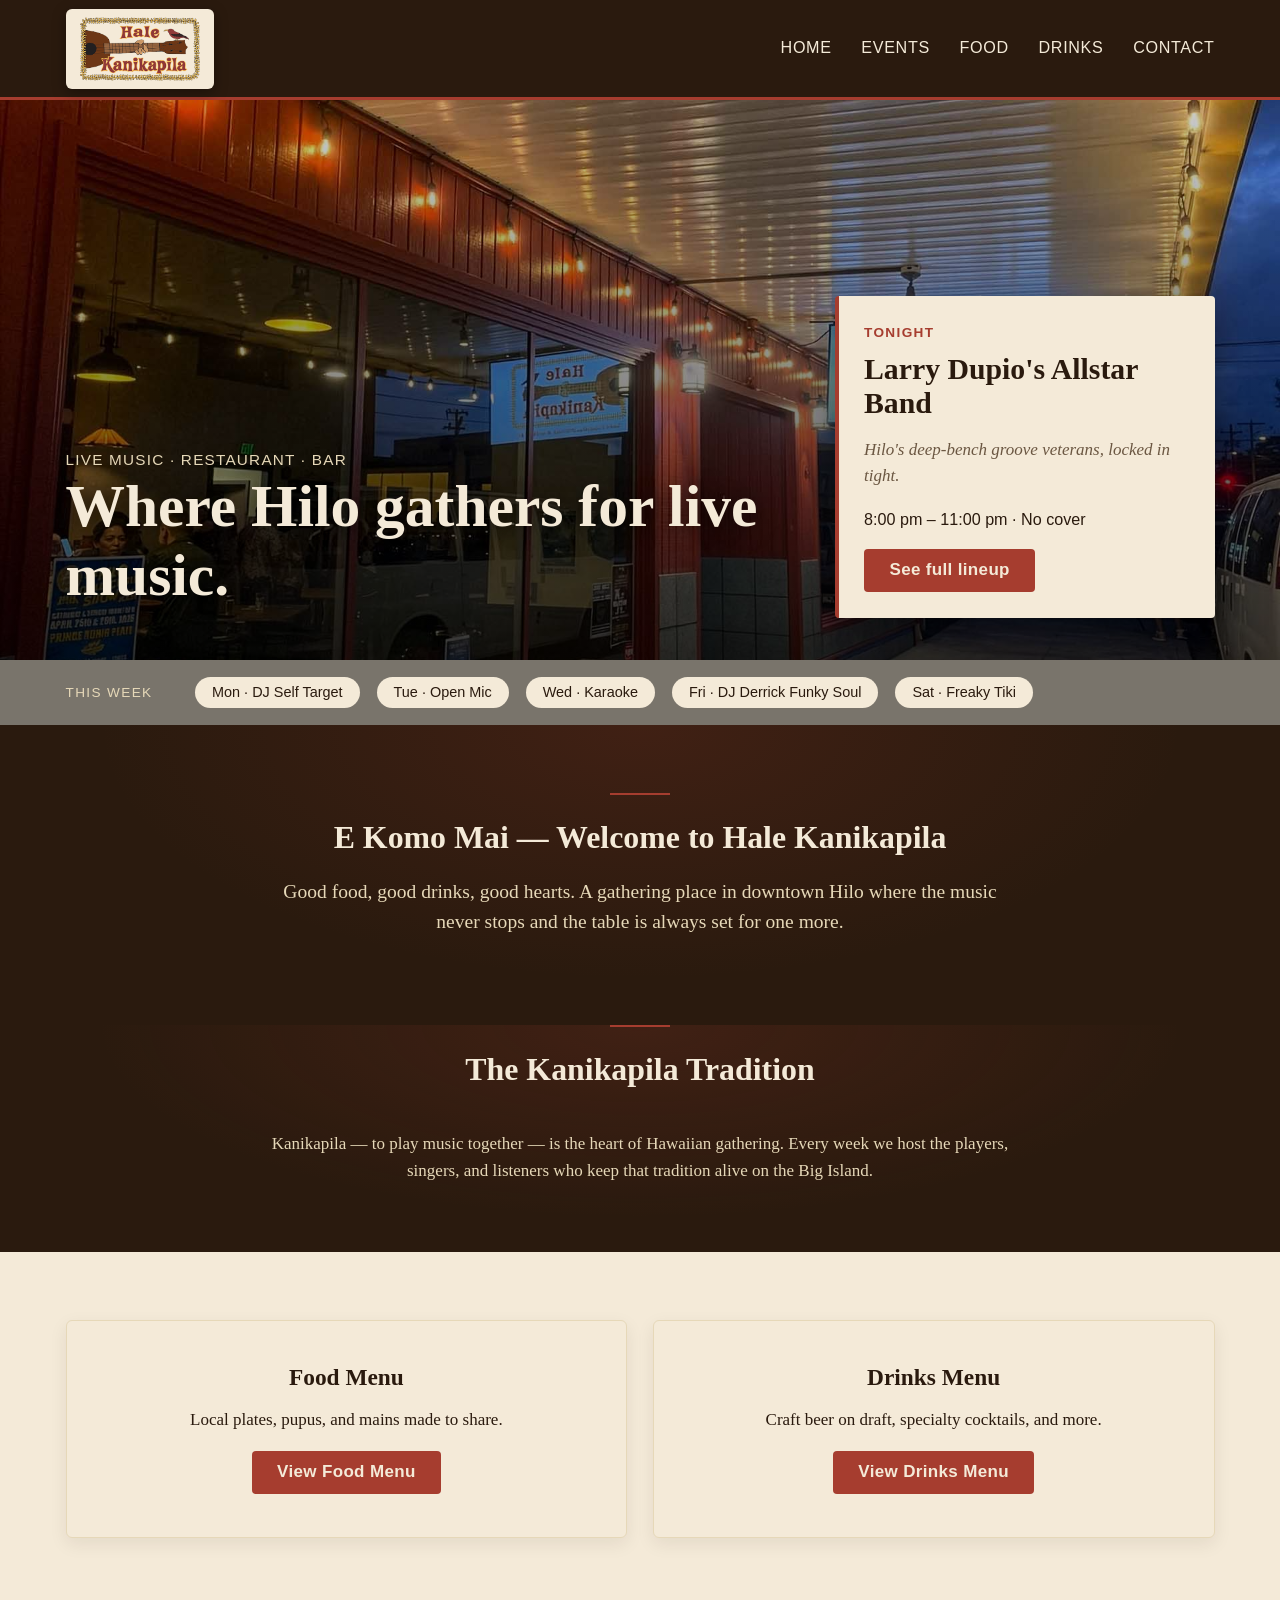
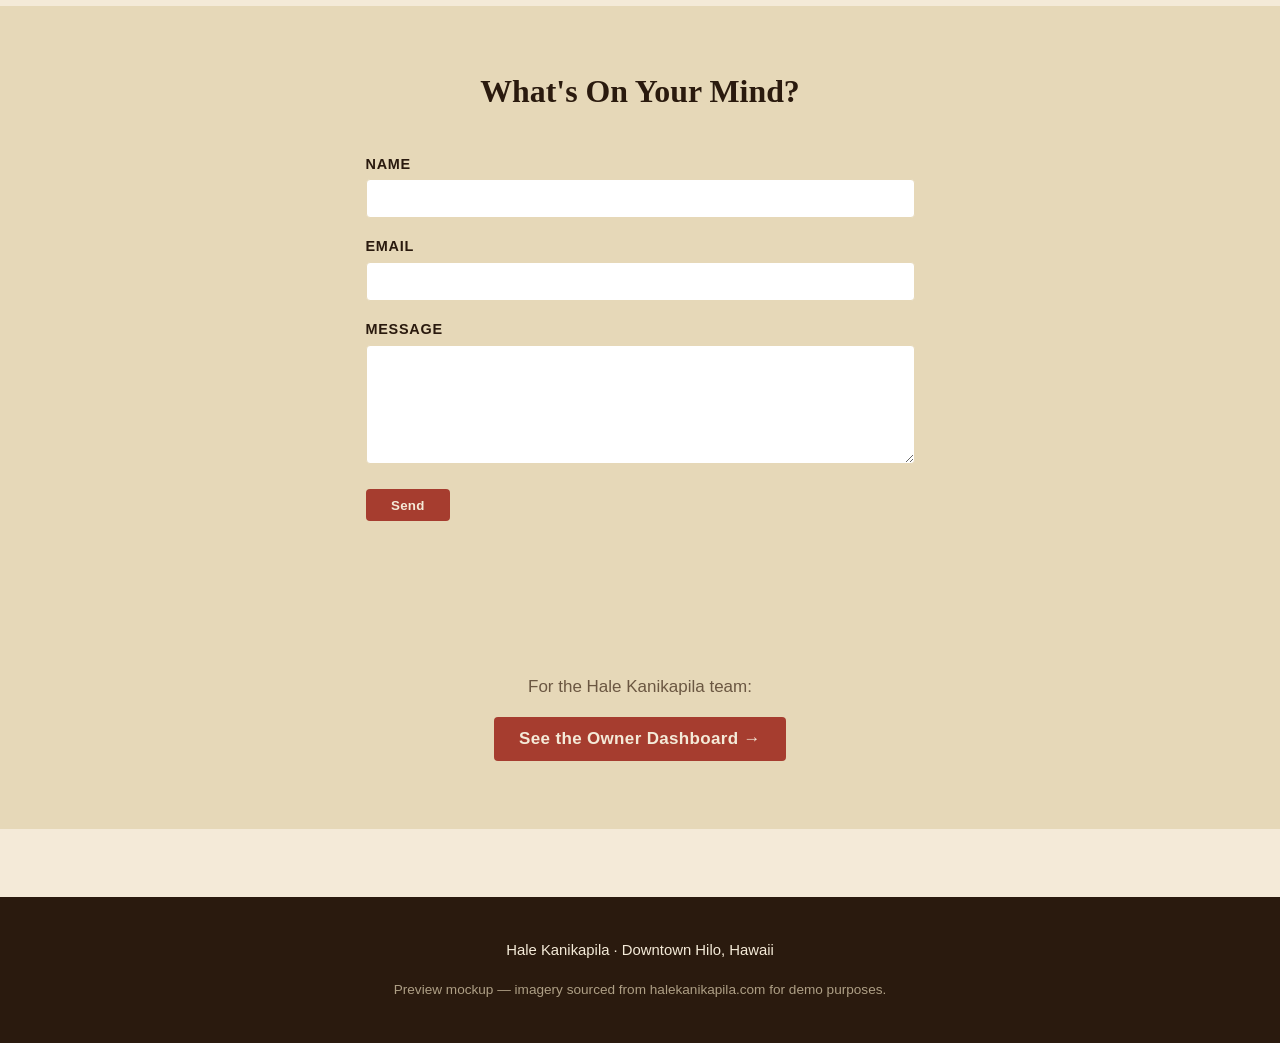
<file: index.html>
<!doctype html>
<html lang="en">
<head>
  <meta charset="utf-8">
  <meta name="viewport" content="width=device-width, initial-scale=1">
  <title>Hale Kanikapila — Live Music in Downtown Hilo</title>
  <link rel="stylesheet" href="css/base.css">
  <link rel="stylesheet" href="css/components.css">
</head>
<body>
  <header class="hk-header">
    <div class="hk-header__inner">
      <a href="index.html" class="hk-header__brand"><img src="assets/img/logo.png" alt="Hale Kanikapila"></a>
      <nav class="hk-nav">
        <a href="index.html">Home</a>
        <a href="events.html">Events</a>
        <a href="#food">Food</a>
        <a href="#drinks">Drinks</a>
        <a href="#contact">Contact</a>
      </nav>
    </div>
  </header>

  <section class="hk-hero" style="background-image:url('assets/img/hero.jpg');">
    <div class="hk-hero__inner">
      <div>
        <div class="hk-hero__tagline">Live Music · Restaurant · Bar</div>
        <h1 class="hk-hero__title">Where Hilo gathers for live music.</h1>
      </div>
      <div class="hk-tonight">
        <div class="hk-tonight__label">Tonight</div>
        <h2 class="hk-tonight__artist">Larry Dupio's Allstar Band</h2>
        <p class="hk-tonight__vibe">Hilo's deep-bench groove veterans, locked in tight.</p>
        <p class="hk-tonight__time">8:00 pm – 11:00 pm · No cover</p>
        <a href="events.html" class="hk-btn">See full lineup</a>
      </div>
    </div>
  </section>

  <div class="hk-thisweek">
    <div class="hk-thisweek__row">
      <span class="hk-thisweek__label">This Week</span>
      <span class="hk-chip">Mon · DJ Self Target</span>
      <span class="hk-chip">Tue · Open Mic</span>
      <span class="hk-chip">Wed · Karaoke</span>
      <span class="hk-chip">Fri · DJ Derrick Funky Soul</span>
      <span class="hk-chip">Sat · Freaky Tiki</span>
    </div>
  </div>

  <section class="hk-section hk-section--mood">
    <div class="hk-container" style="text-align:center;max-width:780px;">
      <div class="hk-divider"></div>
      <h2>E Komo Mai — Welcome to Hale Kanikapila</h2>
      <p style="font-size:1.15rem;">Good food, good drinks, good hearts. A gathering place in downtown Hilo where the music never stops and the table is always set for one more.</p>
    </div>
  </section>

  <section class="hk-section hk-section--mood" style="padding-top:0;">
    <div class="hk-container">
      <div class="hk-divider"></div>
      <h2 class="hk-section__title">The Kanikapila Tradition</h2>
      <p style="max-width:780px;margin:0 auto;text-align:center;">Kanikapila — to play music together — is the heart of Hawaiian gathering. Every week we host the players, singers, and listeners who keep that tradition alive on the Big Island.</p>
    </div>
  </section>

  <section class="hk-section" id="food">
    <div class="hk-container">
      <div class="hk-teasers">
        <div class="hk-teaser">
          <h3>Food Menu</h3>
          <p>Local plates, pupus, and mains made to share.</p>
          <a href="#" class="hk-btn">View Food Menu</a>
        </div>
        <div class="hk-teaser" id="drinks">
          <h3>Drinks Menu</h3>
          <p>Craft beer on draft, specialty cocktails, and more.</p>
          <a href="#" class="hk-btn">View Drinks Menu</a>
        </div>
      </div>
    </div>
  </section>

  <section class="hk-section hk-section--alt" id="contact">
    <div class="hk-container" style="max-width:600px;">
      <h2 class="hk-section__title">What's On Your Mind?</h2>
      <form>
        <div class="hk-field"><label>Name</label><input type="text"></div>
        <div class="hk-field"><label>Email</label><input type="email"></div>
        <div class="hk-field"><label>Message</label><textarea rows="5"></textarea></div>
        <button type="button" class="hk-btn">Send</button>
      </form>
    </div>
  </section>

  <section class="hk-section hk-section--alt" style="text-align:center;">
    <div class="hk-container">
      <p style="font-family:var(--hk-font-ui);color:var(--hk-text-muted);">For the Hale Kanikapila team:</p>
      <a href="owner-console.html" class="hk-btn">See the Owner Dashboard →</a>
    </div>
  </section>

  <footer class="hk-footer">
    <div>Hale Kanikapila · Downtown Hilo, Hawaii</div>
    <span class="hk-footer__disclosure">Preview mockup — imagery sourced from halekanikapila.com for demo purposes.</span>
  </footer>
</body>
</html>
</file>
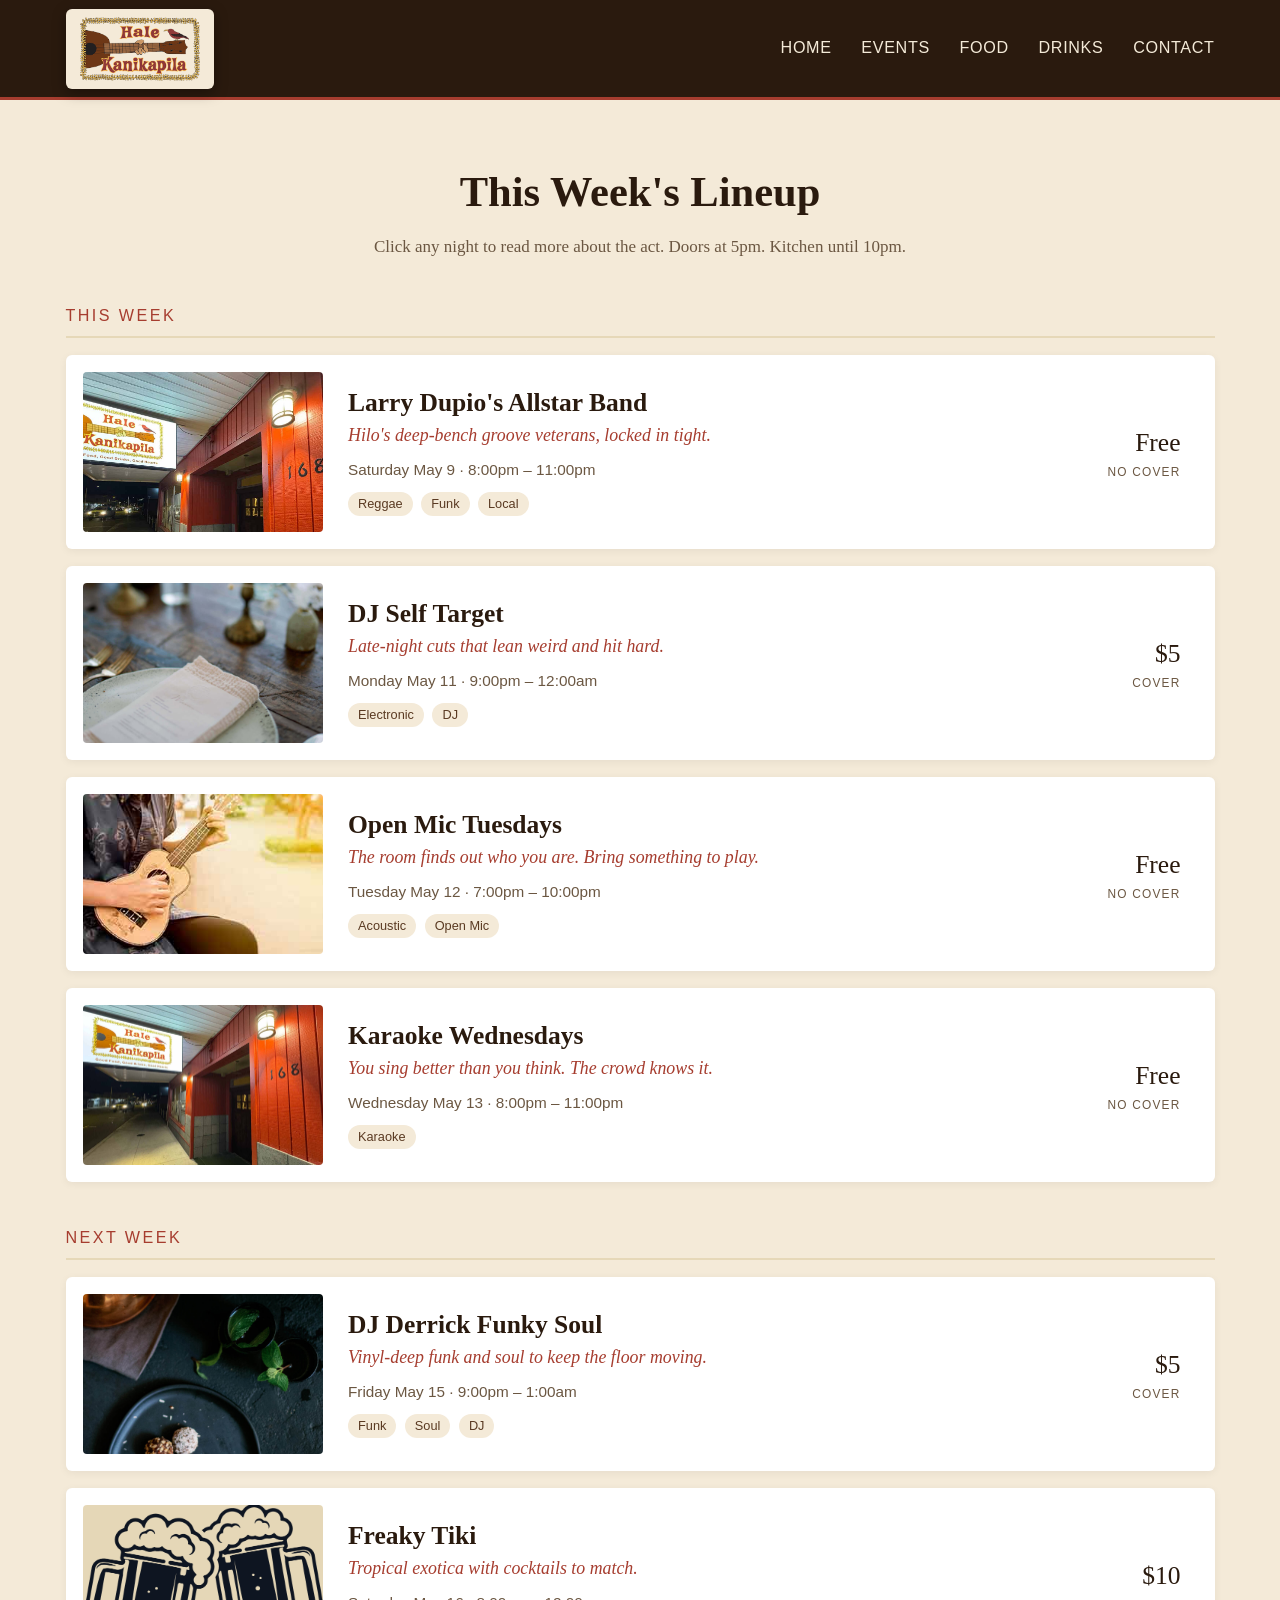
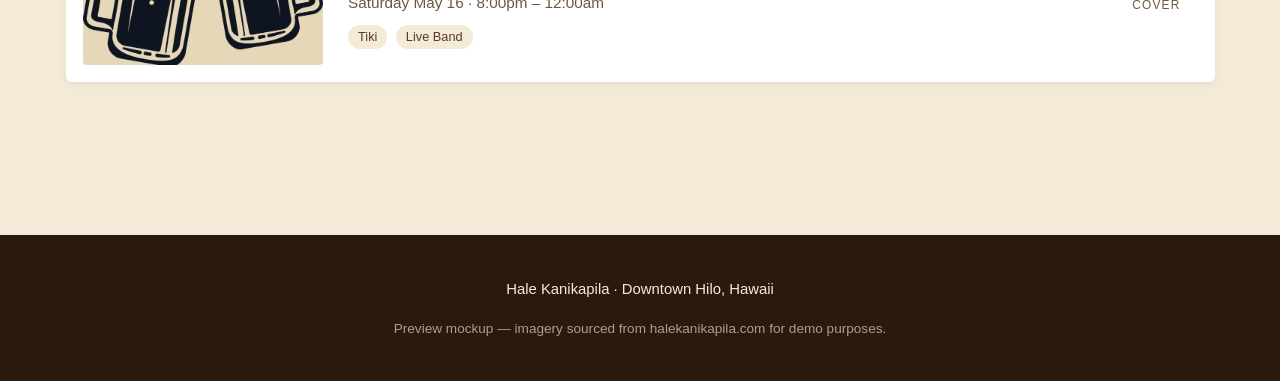
<file: events.html>
<!doctype html>
<html lang="en">
<head>
  <meta charset="utf-8">
  <meta name="viewport" content="width=device-width, initial-scale=1">
  <title>Events — Hale Kanikapila</title>
  <link rel="stylesheet" href="css/base.css">
  <link rel="stylesheet" href="css/components.css">
</head>
<body>
  <header class="hk-header">
    <div class="hk-header__inner">
      <a href="index.html" class="hk-header__brand"><img src="assets/img/logo.png" alt="Hale Kanikapila"></a>
      <nav class="hk-nav">
        <a href="index.html">Home</a>
        <a href="events.html">Events</a>
        <a href="index.html#food">Food</a>
        <a href="index.html#drinks">Drinks</a>
        <a href="index.html#contact">Contact</a>
      </nav>
    </div>
  </header>

  <section class="hk-section">
    <div class="hk-container">
      <h1 style="text-align:center;">This Week's Lineup</h1>
      <p style="text-align:center;color:var(--hk-text-muted);max-width:600px;margin:0 auto var(--hk-s5) auto;">Click any night to read more about the act. Doors at 5pm. Kitchen until 10pm.</p>

      <div class="hk-week-label">This Week</div>

      <div class="hk-event">
        <img class="hk-event__img" src="assets/img/events/larry-dupios.jpg" alt="">
        <div>
          <h3 class="hk-event__title">Larry Dupio's Allstar Band</h3>
          <p class="hk-event__vibe">Hilo's deep-bench groove veterans, locked in tight.</p>
          <div class="hk-event__meta">Saturday May 9 · 8:00pm – 11:00pm</div>
          <div class="hk-event__tags">
            <span class="hk-event__tag">Reggae</span>
            <span class="hk-event__tag">Funk</span>
            <span class="hk-event__tag">Local</span>
          </div>
        </div>
        <div class="hk-event__cover">Free<small>No cover</small></div>
        <div class="hk-event__expanded">Larry has been holding court in Hilo for decades, and his Allstar Band is exactly what it sounds like — the players you hope show up to a gig. Expect a long, easy set that wanders from reggae to funk and back, with the room moving by the second song.</div>
      </div>

      <div class="hk-event">
        <img class="hk-event__img" src="assets/img/events/dj-self-target.jpg" alt="">
        <div>
          <h3 class="hk-event__title">DJ Self Target</h3>
          <p class="hk-event__vibe">Late-night cuts that lean weird and hit hard.</p>
          <div class="hk-event__meta">Monday May 11 · 9:00pm – 12:00am</div>
          <div class="hk-event__tags">
            <span class="hk-event__tag">Electronic</span>
            <span class="hk-event__tag">DJ</span>
          </div>
        </div>
        <div class="hk-event__cover">$5<small>Cover</small></div>
        <div class="hk-event__expanded">Self Target plays the kind of set you stay an extra hour for — leftfield electronic, broken beats, and weirdo edits that shouldn't work but do. If you want a Monday that doesn't feel like a Monday, this is it.</div>
      </div>

      <div class="hk-event">
        <img class="hk-event__img" src="assets/img/events/open-mic-tuesdays.jpg" alt="">
        <div>
          <h3 class="hk-event__title">Open Mic Tuesdays</h3>
          <p class="hk-event__vibe">The room finds out who you are. Bring something to play.</p>
          <div class="hk-event__meta">Tuesday May 12 · 7:00pm – 10:00pm</div>
          <div class="hk-event__tags">
            <span class="hk-event__tag">Acoustic</span>
            <span class="hk-event__tag">Open Mic</span>
          </div>
        </div>
        <div class="hk-event__cover">Free<small>No cover</small></div>
        <div class="hk-event__expanded">Three songs, any genre, any instrument. Sign up at the bar starting at 6:30. The crowd's friendly, the PA's good, and someone always shows up with something you didn't expect.</div>
      </div>

      <div class="hk-event">
        <img class="hk-event__img" src="assets/img/events/karaoke-wednesdays.jpg" alt="">
        <div>
          <h3 class="hk-event__title">Karaoke Wednesdays</h3>
          <p class="hk-event__vibe">You sing better than you think. The crowd knows it.</p>
          <div class="hk-event__meta">Wednesday May 13 · 8:00pm – 11:00pm</div>
          <div class="hk-event__tags">
            <span class="hk-event__tag">Karaoke</span>
          </div>
        </div>
        <div class="hk-event__cover">Free<small>No cover</small></div>
        <div class="hk-event__expanded">Big book, full bar, no judgment. Whether you're working out the courage or working out a setlist, Wednesday's the night. Drink specials all evening.</div>
      </div>

      <div class="hk-week-label">Next Week</div>

      <div class="hk-event">
        <img class="hk-event__img" src="assets/img/events/dj-derrick-funky-soul.jpg" alt="">
        <div>
          <h3 class="hk-event__title">DJ Derrick Funky Soul</h3>
          <p class="hk-event__vibe">Vinyl-deep funk and soul to keep the floor moving.</p>
          <div class="hk-event__meta">Friday May 15 · 9:00pm – 1:00am</div>
          <div class="hk-event__tags">
            <span class="hk-event__tag">Funk</span>
            <span class="hk-event__tag">Soul</span>
            <span class="hk-event__tag">DJ</span>
          </div>
        </div>
        <div class="hk-event__cover">$5<small>Cover</small></div>
        <div class="hk-event__expanded">Derrick's record bag is the stuff of local legend. Expect a crate-deep tour through the heart of funk and soul — original presses, the deeper cuts, and just enough familiar grooves to keep everyone in the room dancing.</div>
      </div>

      <div class="hk-event">
        <img class="hk-event__img" src="assets/img/events/freaky-tiki.jpg" alt="">
        <div>
          <h3 class="hk-event__title">Freaky Tiki</h3>
          <p class="hk-event__vibe">Tropical exotica with cocktails to match.</p>
          <div class="hk-event__meta">Saturday May 16 · 8:00pm – 12:00am</div>
          <div class="hk-event__tags">
            <span class="hk-event__tag">Tiki</span>
            <span class="hk-event__tag">Live Band</span>
          </div>
        </div>
        <div class="hk-event__cover">$10<small>Cover</small></div>
        <div class="hk-event__expanded">Our annual Tiki throwdown — exotica, surf, and Polynesian-flavored grooves performed live, with a special cocktail menu built around the night. Wear the shirt. Bring the lei. Stay late.</div>
      </div>

    </div>
  </section>

  <footer class="hk-footer">
    <div>Hale Kanikapila · Downtown Hilo, Hawaii</div>
    <span class="hk-footer__disclosure">Preview mockup — imagery sourced from halekanikapila.com for demo purposes.</span>
  </footer>

  <script src="js/events.js"></script>
</body>
</html>
</file>
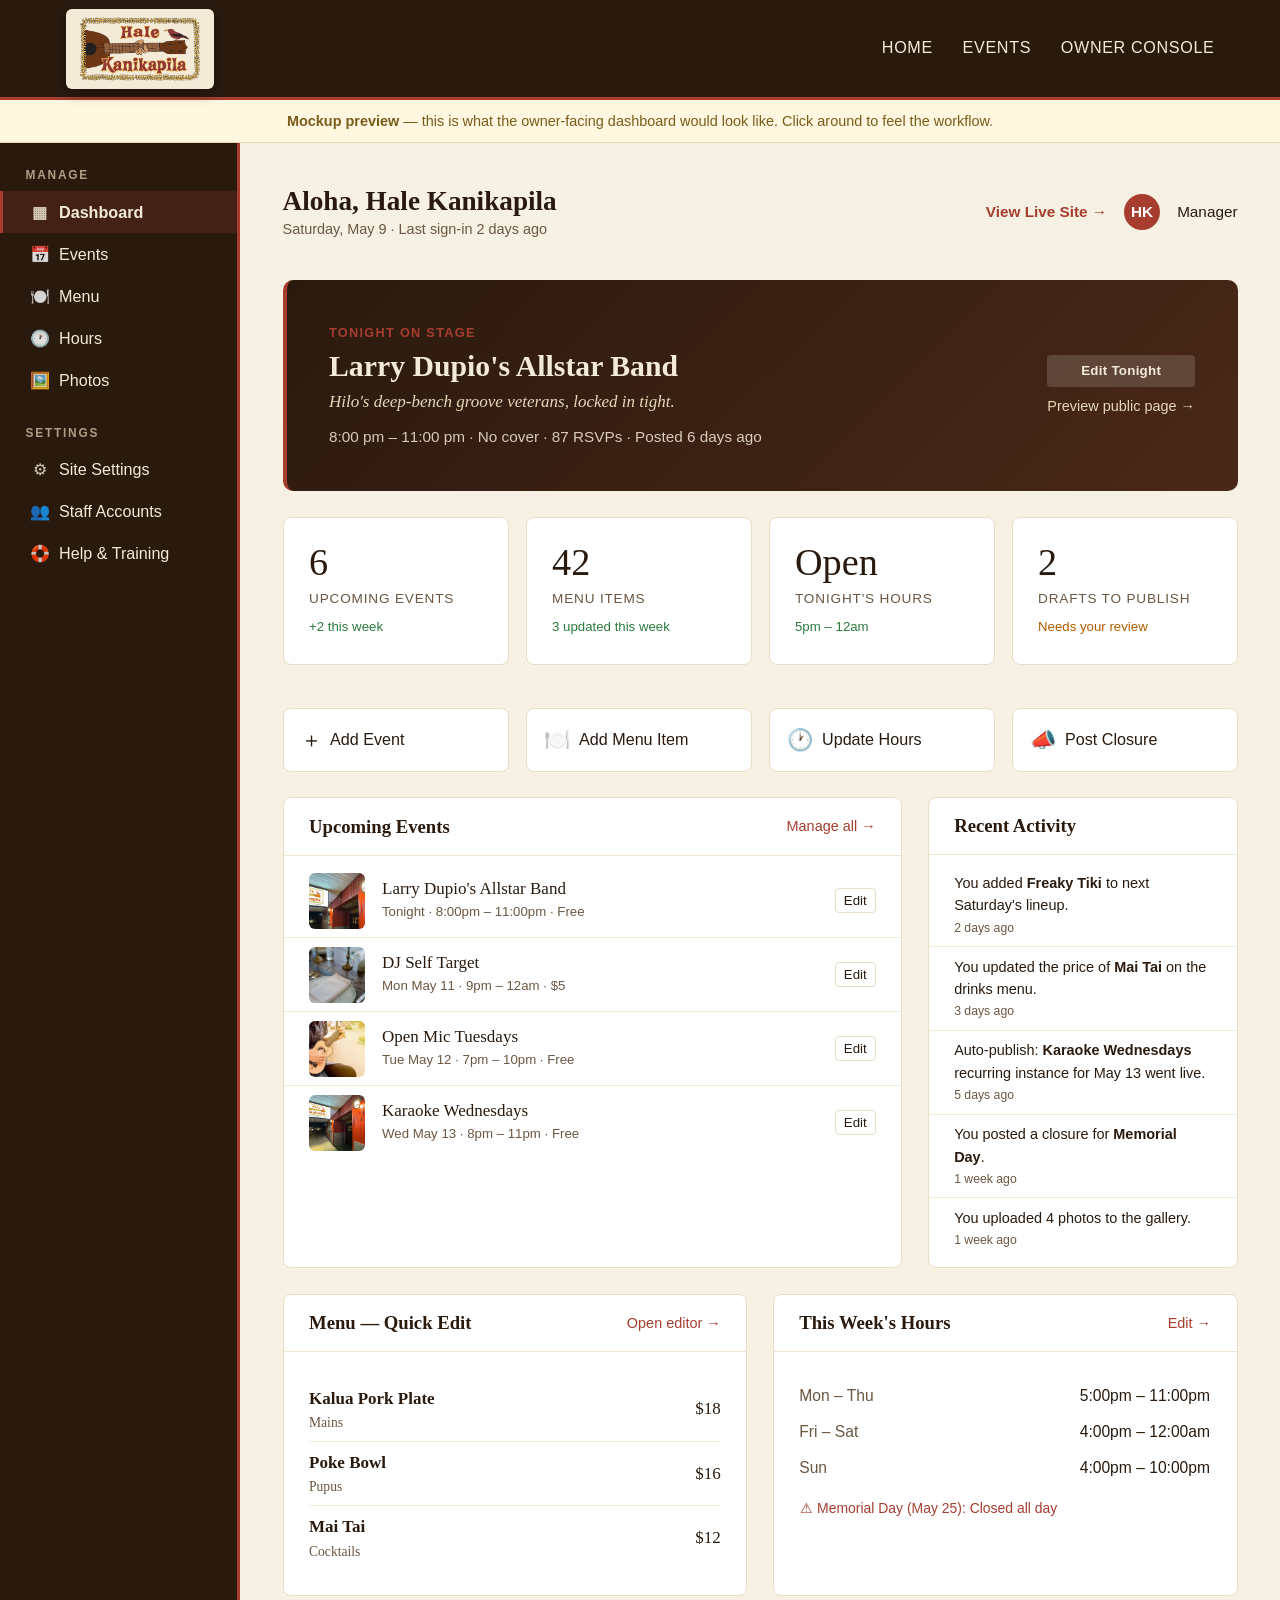
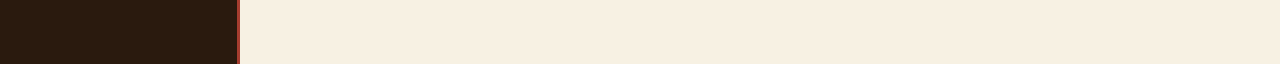
<file: owner-console.html>
<!doctype html>
<html lang="en">
<head>
  <meta charset="utf-8">
  <meta name="viewport" content="width=device-width, initial-scale=1">
  <title>Owner Dashboard — Hale Kanikapila Preview</title>
  <link rel="stylesheet" href="css/base.css">
  <link rel="stylesheet" href="css/components.css">
</head>
<body>
  <header class="hk-header">
    <div class="hk-header__inner">
      <a href="index.html" class="hk-header__brand"><img src="assets/img/logo.png" alt="Hale Kanikapila"></a>
      <nav class="hk-nav">
        <a href="index.html">Home</a>
        <a href="events.html">Events</a>
        <a href="owner-console.html">Owner Console</a>
      </nav>
    </div>
  </header>

  <div style="background:#fff7e0;border-bottom:1px solid #e6d8b0;padding:10px var(--hk-s4);text-align:center;font-family:var(--hk-font-ui);font-size:.85rem;color:#7a5c1a;">
    <strong>Mockup preview</strong> — this is what the owner-facing dashboard would look like. Click around to feel the workflow.
  </div>

  <div class="hk-dash">
    <aside class="hk-dash__side">
      <h4>Manage</h4>
      <ul class="hk-dash__nav">
        <li><a href="owner-console.html" class="is-active"><span class="hk-dash__icon">▦</span> Dashboard</a></li>
        <li><a href="owner-events.html"><span class="hk-dash__icon">📅</span> Events</a></li>
        <li><a href="#" onclick="alert('Mockup — Menu editor would open here.');return false;"><span class="hk-dash__icon">🍽️</span> Menu</a></li>
        <li><a href="#" onclick="alert('Mockup — Hours editor would open here.');return false;"><span class="hk-dash__icon">🕐</span> Hours</a></li>
        <li><a href="#" onclick="alert('Mockup — Photo gallery would open here.');return false;"><span class="hk-dash__icon">🖼️</span> Photos</a></li>
      </ul>
      <h4>Settings</h4>
      <ul class="hk-dash__nav">
        <li><a href="#" onclick="alert('Mockup');return false;"><span class="hk-dash__icon">⚙</span> Site Settings</a></li>
        <li><a href="#" onclick="alert('Mockup');return false;"><span class="hk-dash__icon">👥</span> Staff Accounts</a></li>
        <li><a href="#" onclick="alert('Mockup');return false;"><span class="hk-dash__icon">🛟</span> Help &amp; Training</a></li>
      </ul>
    </aside>

    <main class="hk-dash__main">

      <div class="hk-dash__topbar">
        <div>
          <h1 class="hk-dash__welcome">Aloha, Hale Kanikapila <small>Saturday, May 9 · Last sign-in 2 days ago</small></h1>
        </div>
        <div class="hk-dash__user">
          <a href="index.html" target="_blank" style="color:var(--hk-accent);text-decoration:none;font-weight:600;">View Live Site →</a>
          <span class="hk-dash__avatar">HK</span>
          <span>Manager</span>
        </div>
      </div>

      <div class="hk-dash__tonight">
        <div>
          <div class="label">Tonight on stage</div>
          <h2>Larry Dupio's Allstar Band</h2>
          <p class="vibe">Hilo's deep-bench groove veterans, locked in tight.</p>
          <div class="meta">8:00 pm – 11:00 pm · No cover · 87 RSVPs · Posted 6 days ago</div>
        </div>
        <div class="actions">
          <button class="hk-btn" onclick="openModal('add-event-modal')" style="background:rgba(255,255,255,0.15);">Edit Tonight</button>
          <a href="events.html" target="_blank" style="color:var(--hk-cream-dark);font-family:var(--hk-font-ui);font-size:.85rem;text-align:center;">Preview public page →</a>
        </div>
      </div>

      <div class="hk-stats">
        <div class="hk-stat">
          <div class="num">6</div>
          <div class="lbl">Upcoming Events</div>
          <span class="delta">+2 this week</span>
        </div>
        <div class="hk-stat">
          <div class="num">42</div>
          <div class="lbl">Menu Items</div>
          <span class="delta">3 updated this week</span>
        </div>
        <div class="hk-stat">
          <div class="num">Open</div>
          <div class="lbl">Tonight's Hours</div>
          <span class="delta">5pm – 12am</span>
        </div>
        <div class="hk-stat">
          <div class="num">2</div>
          <div class="lbl">Drafts to Publish</div>
          <span class="delta warn">Needs your review</span>
        </div>
      </div>

      <div class="hk-quick">
        <button onclick="openModal('add-event-modal')"><span class="ico">＋</span> Add Event</button>
        <button onclick="alert('Mockup — Add menu item form would open.')"><span class="ico">🍽️</span> Add Menu Item</button>
        <button onclick="alert('Mockup — Hours editor would open.')"><span class="ico">🕐</span> Update Hours</button>
        <button onclick="alert('Mockup — Closure announcement would open.')"><span class="ico">📣</span> Post Closure</button>
      </div>

      <div class="hk-panels">

        <section class="hk-panel">
          <header class="hk-panel__head">
            <h3>Upcoming Events</h3>
            <a href="owner-events.html">Manage all →</a>
          </header>
          <div class="hk-panel__body">
            <div class="hk-mini-event">
              <img src="assets/img/events/larry-dupios.jpg" alt="">
              <div>
                <p class="name">Larry Dupio's Allstar Band</p>
                <div class="when">Tonight · 8:00pm – 11:00pm · Free</div>
              </div>
              <div class="acts">
                <button class="iconbtn" onclick="openModal('add-event-modal')">Edit</button>
              </div>
            </div>
            <div class="hk-mini-event">
              <img src="assets/img/events/dj-self-target.jpg" alt="">
              <div>
                <p class="name">DJ Self Target</p>
                <div class="when">Mon May 11 · 9pm – 12am · $5</div>
              </div>
              <div class="acts">
                <button class="iconbtn" onclick="openModal('add-event-modal')">Edit</button>
              </div>
            </div>
            <div class="hk-mini-event">
              <img src="assets/img/events/open-mic-tuesdays.jpg" alt="">
              <div>
                <p class="name">Open Mic Tuesdays</p>
                <div class="when">Tue May 12 · 7pm – 10pm · Free</div>
              </div>
              <div class="acts">
                <button class="iconbtn" onclick="openModal('add-event-modal')">Edit</button>
              </div>
            </div>
            <div class="hk-mini-event">
              <img src="assets/img/events/karaoke-wednesdays.jpg" alt="">
              <div>
                <p class="name">Karaoke Wednesdays</p>
                <div class="when">Wed May 13 · 8pm – 11pm · Free</div>
              </div>
              <div class="acts">
                <button class="iconbtn" onclick="openModal('add-event-modal')">Edit</button>
              </div>
            </div>
          </div>
        </section>

        <section class="hk-panel">
          <header class="hk-panel__head">
            <h3>Recent Activity</h3>
          </header>
          <div class="hk-panel__body">
            <ul class="hk-activity">
              <li>You added <strong>Freaky Tiki</strong> to next Saturday's lineup. <span class="time">2 days ago</span></li>
              <li>You updated the price of <strong>Mai Tai</strong> on the drinks menu. <span class="time">3 days ago</span></li>
              <li>Auto-publish: <strong>Karaoke Wednesdays</strong> recurring instance for May 13 went live. <span class="time">5 days ago</span></li>
              <li>You posted a closure for <strong>Memorial Day</strong>. <span class="time">1 week ago</span></li>
              <li>You uploaded 4 photos to the gallery. <span class="time">1 week ago</span></li>
            </ul>
          </div>
        </section>

      </div>

      <div class="hk-panels" style="grid-template-columns:1fr 1fr;">
        <section class="hk-panel">
          <header class="hk-panel__head">
            <h3>Menu — Quick Edit</h3>
            <a href="#" onclick="alert('Mockup — full menu editor.');return false;">Open editor →</a>
          </header>
          <div class="hk-panel__body" style="padding:var(--hk-s4);">
            <div style="display:flex;justify-content:space-between;align-items:center;padding:8px 0;border-bottom:1px solid #f5ebd5;">
              <div><strong>Kalua Pork Plate</strong><div style="font-size:.8rem;color:var(--hk-text-muted);">Mains</div></div>
              <div style="font-family:var(--hk-font-display);">$18</div>
            </div>
            <div style="display:flex;justify-content:space-between;align-items:center;padding:8px 0;border-bottom:1px solid #f5ebd5;">
              <div><strong>Poke Bowl</strong><div style="font-size:.8rem;color:var(--hk-text-muted);">Pupus</div></div>
              <div style="font-family:var(--hk-font-display);">$16</div>
            </div>
            <div style="display:flex;justify-content:space-between;align-items:center;padding:8px 0;">
              <div><strong>Mai Tai</strong><div style="font-size:.8rem;color:var(--hk-text-muted);">Cocktails</div></div>
              <div style="font-family:var(--hk-font-display);">$12</div>
            </div>
          </div>
        </section>

        <section class="hk-panel">
          <header class="hk-panel__head">
            <h3>This Week's Hours</h3>
            <a href="#" onclick="alert('Mockup — hours editor.');return false;">Edit →</a>
          </header>
          <div class="hk-panel__body" style="padding:var(--hk-s4);">
            <table style="width:100%;border-collapse:collapse;font-family:var(--hk-font-ui);font-size:.92rem;">
              <tr><td style="padding:6px 0;color:var(--hk-text-muted);">Mon – Thu</td><td style="text-align:right;">5:00pm – 11:00pm</td></tr>
              <tr><td style="padding:6px 0;color:var(--hk-text-muted);">Fri – Sat</td><td style="text-align:right;">4:00pm – 12:00am</td></tr>
              <tr><td style="padding:6px 0;color:var(--hk-text-muted);">Sun</td><td style="text-align:right;">4:00pm – 10:00pm</td></tr>
              <tr><td colspan="2" style="padding-top:12px;color:var(--hk-accent);font-size:.82rem;">⚠ Memorial Day (May 25): Closed all day</td></tr>
            </table>
          </div>
        </section>
      </div>

    </main>
  </div>

  <!-- Add Event modal (reused) -->
  <div class="hk-modal" id="add-event-modal">
    <div class="hk-modal__panel">
      <h2>Add / Edit Event</h2>
      <div class="hk-field">
        <label>Artist Name</label>
        <input type="text" placeholder="e.g. Larry Dupio's Allstar Band" value="Larry Dupio's Allstar Band">
      </div>
      <div class="hk-field">
        <label>Vibe (one short phrase)</label>
        <input type="text" placeholder="e.g. Hilo's deep-bench groove veterans, locked in tight." value="Hilo's deep-bench groove veterans, locked in tight.">
        <div class="hk-field__hint">This is what makes someone want to come — keep it short and specific.</div>
      </div>
      <div class="hk-field">
        <label>Genre Tags</label>
        <input type="text" placeholder="Reggae, Funk, Local" value="Reggae, Funk, Local">
        <div class="hk-field__hint">Comma-separated. 1–3 tags.</div>
      </div>
      <div class="hk-field">
        <label>Photo or Gig Poster</label>
        <input type="file">
      </div>
      <div class="hk-field" style="display:grid;grid-template-columns:1fr 1fr;gap:var(--hk-s3);">
        <div><label>Date</label><input type="date" value="2026-05-09"></div>
        <div><label>Time</label><input type="text" value="8:00pm – 11:00pm"></div>
      </div>
      <div class="hk-field">
        <label>Cover Charge</label>
        <input type="text" placeholder="Free, or $5, or $10" value="Free">
      </div>
      <div class="hk-field">
        <label>Full Description</label>
        <textarea rows="3" placeholder="2–3 sentences for the expanded view">Larry has been holding court in Hilo for decades, and his Allstar Band is exactly what it sounds like — the players you hope show up to a gig.</textarea>
      </div>
      <div style="display:flex;gap:var(--hk-s2);justify-content:flex-end;">
        <button type="button" class="hk-btn" style="background:transparent;color:var(--hk-text-muted);border:1px solid #e8dec6;" onclick="closeModal('add-event-modal')">Cancel</button>
        <button type="button" class="hk-btn" onclick="closeModal('add-event-modal')">Save Event</button>
      </div>
    </div>
  </div>

  <script src="js/console.js"></script>
</body>
</html>
</file>
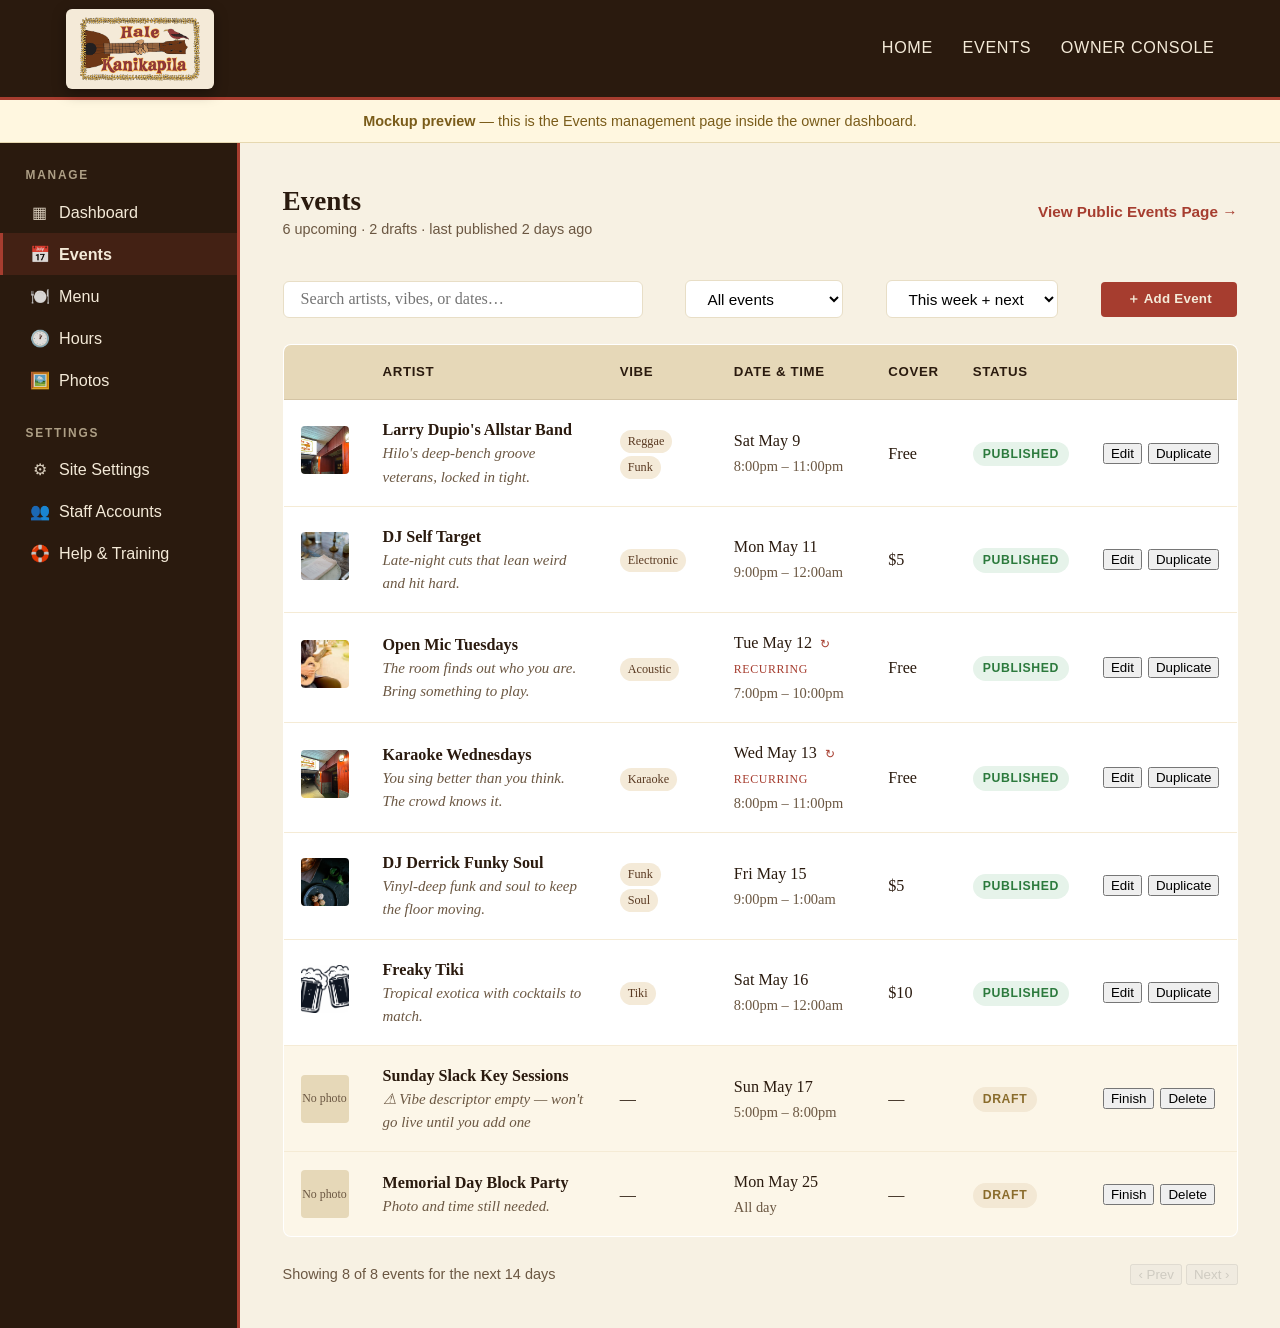
<file: owner-events.html>
<!doctype html>
<html lang="en">
<head>
  <meta charset="utf-8">
  <meta name="viewport" content="width=device-width, initial-scale=1">
  <title>Events — Owner Dashboard — Hale Kanikapila Preview</title>
  <link rel="stylesheet" href="css/base.css">
  <link rel="stylesheet" href="css/components.css">
</head>
<body>
  <header class="hk-header">
    <div class="hk-header__inner">
      <a href="index.html" class="hk-header__brand"><img src="assets/img/logo.png" alt="Hale Kanikapila"></a>
      <nav class="hk-nav">
        <a href="index.html">Home</a>
        <a href="events.html">Events</a>
        <a href="owner-console.html">Owner Console</a>
      </nav>
    </div>
  </header>

  <div style="background:#fff7e0;border-bottom:1px solid #e6d8b0;padding:10px var(--hk-s4);text-align:center;font-family:var(--hk-font-ui);font-size:.85rem;color:#7a5c1a;">
    <strong>Mockup preview</strong> — this is the Events management page inside the owner dashboard.
  </div>

  <div class="hk-dash">
    <aside class="hk-dash__side">
      <h4>Manage</h4>
      <ul class="hk-dash__nav">
        <li><a href="owner-console.html"><span class="hk-dash__icon">▦</span> Dashboard</a></li>
        <li><a href="owner-events.html" class="is-active"><span class="hk-dash__icon">📅</span> Events</a></li>
        <li><a href="#" onclick="alert('Mockup');return false;"><span class="hk-dash__icon">🍽️</span> Menu</a></li>
        <li><a href="#" onclick="alert('Mockup');return false;"><span class="hk-dash__icon">🕐</span> Hours</a></li>
        <li><a href="#" onclick="alert('Mockup');return false;"><span class="hk-dash__icon">🖼️</span> Photos</a></li>
      </ul>
      <h4>Settings</h4>
      <ul class="hk-dash__nav">
        <li><a href="#" onclick="alert('Mockup');return false;"><span class="hk-dash__icon">⚙</span> Site Settings</a></li>
        <li><a href="#" onclick="alert('Mockup');return false;"><span class="hk-dash__icon">👥</span> Staff Accounts</a></li>
        <li><a href="#" onclick="alert('Mockup');return false;"><span class="hk-dash__icon">🛟</span> Help &amp; Training</a></li>
      </ul>
    </aside>

    <main class="hk-dash__main">

      <div class="hk-dash__topbar">
        <div>
          <h1 class="hk-dash__welcome">Events <small>6 upcoming · 2 drafts · last published 2 days ago</small></h1>
        </div>
        <div class="hk-dash__user">
          <a href="events.html" target="_blank" style="color:var(--hk-accent);text-decoration:none;font-weight:600;">View Public Events Page →</a>
        </div>
      </div>

      <div class="hk-toolbar">
        <input type="search" placeholder="Search artists, vibes, or dates…">
        <select>
          <option>All events</option>
          <option>Upcoming only</option>
          <option>Drafts</option>
          <option>Past events</option>
        </select>
        <select>
          <option>This week + next</option>
          <option>This month</option>
          <option>Next 90 days</option>
        </select>
        <button class="hk-btn" onclick="openModal('add-event-modal')">＋ Add Event</button>
      </div>

      <table class="hk-table">
        <thead>
          <tr>
            <th></th>
            <th>Artist</th>
            <th>Vibe</th>
            <th>Date &amp; Time</th>
            <th>Cover</th>
            <th>Status</th>
            <th></th>
          </tr>
        </thead>
        <tbody>
          <tr>
            <td><img class="thumb" src="assets/img/events/larry-dupios.jpg" alt=""></td>
            <td><strong>Larry Dupio's Allstar Band</strong><div class="vibe">Hilo's deep-bench groove veterans, locked in tight.</div></td>
            <td><span style="display:inline-block;background:var(--hk-cream);color:var(--hk-brown);padding:2px 8px;border-radius:999px;font-size:.72rem;margin-right:4px;">Reggae</span><span style="display:inline-block;background:var(--hk-cream);color:var(--hk-brown);padding:2px 8px;border-radius:999px;font-size:.72rem;">Funk</span></td>
            <td>Sat May 9<br><span style="color:var(--hk-text-muted);font-size:.85rem;">8:00pm – 11:00pm</span></td>
            <td>Free</td>
            <td><span class="badge badge--published">Published</span></td>
            <td><div class="row-acts"><button class="iconbtn" onclick="openModal('add-event-modal')">Edit</button><button class="iconbtn">Duplicate</button></div></td>
          </tr>
          <tr>
            <td><img class="thumb" src="assets/img/events/dj-self-target.jpg" alt=""></td>
            <td><strong>DJ Self Target</strong><div class="vibe">Late-night cuts that lean weird and hit hard.</div></td>
            <td><span style="display:inline-block;background:var(--hk-cream);color:var(--hk-brown);padding:2px 8px;border-radius:999px;font-size:.72rem;">Electronic</span></td>
            <td>Mon May 11<br><span style="color:var(--hk-text-muted);font-size:.85rem;">9:00pm – 12:00am</span></td>
            <td>$5</td>
            <td><span class="badge badge--published">Published</span></td>
            <td><div class="row-acts"><button class="iconbtn" onclick="openModal('add-event-modal')">Edit</button><button class="iconbtn">Duplicate</button></div></td>
          </tr>
          <tr>
            <td><img class="thumb" src="assets/img/events/open-mic-tuesdays.jpg" alt=""></td>
            <td><strong>Open Mic Tuesdays</strong><div class="vibe">The room finds out who you are. Bring something to play.</div></td>
            <td><span style="display:inline-block;background:var(--hk-cream);color:var(--hk-brown);padding:2px 8px;border-radius:999px;font-size:.72rem;">Acoustic</span></td>
            <td>Tue May 12 <span style="color:var(--hk-accent);font-size:.7rem;text-transform:uppercase;letter-spacing:.05em;margin-left:4px;">↻ recurring</span><br><span style="color:var(--hk-text-muted);font-size:.85rem;">7:00pm – 10:00pm</span></td>
            <td>Free</td>
            <td><span class="badge badge--published">Published</span></td>
            <td><div class="row-acts"><button class="iconbtn" onclick="openModal('add-event-modal')">Edit</button><button class="iconbtn">Duplicate</button></div></td>
          </tr>
          <tr>
            <td><img class="thumb" src="assets/img/events/karaoke-wednesdays.jpg" alt=""></td>
            <td><strong>Karaoke Wednesdays</strong><div class="vibe">You sing better than you think. The crowd knows it.</div></td>
            <td><span style="display:inline-block;background:var(--hk-cream);color:var(--hk-brown);padding:2px 8px;border-radius:999px;font-size:.72rem;">Karaoke</span></td>
            <td>Wed May 13 <span style="color:var(--hk-accent);font-size:.7rem;text-transform:uppercase;letter-spacing:.05em;margin-left:4px;">↻ recurring</span><br><span style="color:var(--hk-text-muted);font-size:.85rem;">8:00pm – 11:00pm</span></td>
            <td>Free</td>
            <td><span class="badge badge--published">Published</span></td>
            <td><div class="row-acts"><button class="iconbtn" onclick="openModal('add-event-modal')">Edit</button><button class="iconbtn">Duplicate</button></div></td>
          </tr>
          <tr>
            <td><img class="thumb" src="assets/img/events/dj-derrick-funky-soul.jpg" alt=""></td>
            <td><strong>DJ Derrick Funky Soul</strong><div class="vibe">Vinyl-deep funk and soul to keep the floor moving.</div></td>
            <td><span style="display:inline-block;background:var(--hk-cream);color:var(--hk-brown);padding:2px 8px;border-radius:999px;font-size:.72rem;margin-right:4px;">Funk</span><span style="display:inline-block;background:var(--hk-cream);color:var(--hk-brown);padding:2px 8px;border-radius:999px;font-size:.72rem;">Soul</span></td>
            <td>Fri May 15<br><span style="color:var(--hk-text-muted);font-size:.85rem;">9:00pm – 1:00am</span></td>
            <td>$5</td>
            <td><span class="badge badge--published">Published</span></td>
            <td><div class="row-acts"><button class="iconbtn" onclick="openModal('add-event-modal')">Edit</button><button class="iconbtn">Duplicate</button></div></td>
          </tr>
          <tr>
            <td><img class="thumb" src="assets/img/events/freaky-tiki.jpg" alt=""></td>
            <td><strong>Freaky Tiki</strong><div class="vibe">Tropical exotica with cocktails to match.</div></td>
            <td><span style="display:inline-block;background:var(--hk-cream);color:var(--hk-brown);padding:2px 8px;border-radius:999px;font-size:.72rem;">Tiki</span></td>
            <td>Sat May 16<br><span style="color:var(--hk-text-muted);font-size:.85rem;">8:00pm – 12:00am</span></td>
            <td>$10</td>
            <td><span class="badge badge--published">Published</span></td>
            <td><div class="row-acts"><button class="iconbtn" onclick="openModal('add-event-modal')">Edit</button><button class="iconbtn">Duplicate</button></div></td>
          </tr>
          <tr style="background:#fcf6e8;">
            <td><div style="width:48px;height:48px;background:var(--hk-cream-dark);border-radius:4px;display:flex;align-items:center;justify-content:center;color:var(--hk-text-muted);font-size:.7rem;">No&nbsp;photo</div></td>
            <td><strong>Sunday Slack Key Sessions</strong><div class="vibe" style="color:var(--hk-text-muted);">⚠ Vibe descriptor empty — won't go live until you add one</div></td>
            <td>—</td>
            <td>Sun May 17<br><span style="color:var(--hk-text-muted);font-size:.85rem;">5:00pm – 8:00pm</span></td>
            <td>—</td>
            <td><span class="badge badge--draft">Draft</span></td>
            <td><div class="row-acts"><button class="iconbtn" onclick="openModal('add-event-modal')">Finish</button><button class="iconbtn">Delete</button></div></td>
          </tr>
          <tr style="background:#fcf6e8;">
            <td><div style="width:48px;height:48px;background:var(--hk-cream-dark);border-radius:4px;display:flex;align-items:center;justify-content:center;color:var(--hk-text-muted);font-size:.7rem;">No&nbsp;photo</div></td>
            <td><strong>Memorial Day Block Party</strong><div class="vibe" style="color:var(--hk-text-muted);">Photo and time still needed.</div></td>
            <td>—</td>
            <td>Mon May 25<br><span style="color:var(--hk-text-muted);font-size:.85rem;">All day</span></td>
            <td>—</td>
            <td><span class="badge badge--draft">Draft</span></td>
            <td><div class="row-acts"><button class="iconbtn" onclick="openModal('add-event-modal')">Finish</button><button class="iconbtn">Delete</button></div></td>
          </tr>
        </tbody>
      </table>

      <div style="display:flex;justify-content:space-between;align-items:center;margin-top:var(--hk-s4);font-family:var(--hk-font-ui);font-size:.85rem;color:var(--hk-text-muted);">
        <div>Showing 8 of 8 events for the next 14 days</div>
        <div>
          <button class="iconbtn" disabled style="opacity:.5;">‹ Prev</button>
          <button class="iconbtn" disabled style="opacity:.5;">Next ›</button>
        </div>
      </div>

    </main>
  </div>

  <!-- Add Event modal (reused, identical to dashboard) -->
  <div class="hk-modal" id="add-event-modal">
    <div class="hk-modal__panel">
      <h2>Add / Edit Event</h2>
      <div class="hk-field">
        <label>Artist Name</label>
        <input type="text" placeholder="e.g. Larry Dupio's Allstar Band">
      </div>
      <div class="hk-field">
        <label>Vibe (one short phrase)</label>
        <input type="text" placeholder="e.g. Hilo's deep-bench groove veterans, locked in tight.">
        <div class="hk-field__hint">This is what makes someone want to come — keep it short and specific.</div>
      </div>
      <div class="hk-field">
        <label>Genre Tags</label>
        <input type="text" placeholder="Reggae, Funk, Local">
        <div class="hk-field__hint">Comma-separated. 1–3 tags.</div>
      </div>
      <div class="hk-field">
        <label>Photo or Gig Poster</label>
        <input type="file">
      </div>
      <div class="hk-field" style="display:grid;grid-template-columns:1fr 1fr;gap:var(--hk-s3);">
        <div><label>Date</label><input type="date"></div>
        <div><label>Time</label><input type="text" placeholder="8:00pm – 11:00pm"></div>
      </div>
      <div class="hk-field">
        <label>Cover Charge</label>
        <input type="text" placeholder="Free, or $5, or $10">
      </div>
      <div class="hk-field">
        <label>Full Description</label>
        <textarea rows="3" placeholder="2–3 sentences for the expanded view"></textarea>
      </div>
      <div style="display:flex;gap:var(--hk-s2);justify-content:flex-end;">
        <button type="button" class="hk-btn" style="background:transparent;color:var(--hk-text-muted);border:1px solid #e8dec6;" onclick="closeModal('add-event-modal')">Cancel</button>
        <button type="button" class="hk-btn" onclick="closeModal('add-event-modal')">Save Event</button>
      </div>
    </div>
  </div>

  <script src="js/console.js"></script>
</body>
</html>
</file>
<file: css/base.css>
/* Hale Kanikapila — design system */

:root {
  /* Palette — sampled from halekanikapila.com */
  --hk-cream:        #f4ead8;
  --hk-cream-dark:   #e6d8b8;
  --hk-brown:        #5a3a22;
  --hk-brown-dark:   #2a1a0e;
  --hk-accent:       #a63d2f;   /* terracotta from FDM section headers */
  --hk-text:         #2a1a0e;
  --hk-text-muted:   #6b5742;

  /* Typography */
  --hk-font-body:    "Georgia", "Times New Roman", serif;
  --hk-font-display: "Playfair Display", "Georgia", serif;
  --hk-font-ui:      -apple-system, BlinkMacSystemFont, "Segoe UI", sans-serif;

  /* Spacing scale */
  --hk-s1:  0.25rem;
  --hk-s2:  0.5rem;
  --hk-s3:  1rem;
  --hk-s4:  1.5rem;
  --hk-s5:  2.5rem;
  --hk-s6:  4rem;

  /* Layout */
  --hk-container: 1200px;
}

@import url('https://fonts.googleapis.com/css2?family=Playfair+Display:wght@400;700&display=swap');

* { box-sizing: border-box; }

html, body {
  margin: 0;
  padding: 0;
  font-family: var(--hk-font-body);
  color: var(--hk-text);
  background: var(--hk-cream);
  line-height: 1.55;
  font-size: 17px;
}

h1, h2, h3, h4 {
  font-family: var(--hk-font-display);
  color: var(--hk-brown-dark);
  margin: 0 0 var(--hk-s3) 0;
  line-height: 1.15;
}

h1 { font-size: 2.5rem; }
h2 { font-size: 1.875rem; }
h3 { font-size: 1.375rem; }

a { color: var(--hk-accent); text-decoration: none; }
a:hover { text-decoration: underline; }

.hk-container {
  max-width: var(--hk-container);
  margin: 0 auto;
  padding: 0 var(--hk-s4);
}

.hk-btn {
  display: inline-block;
  background: var(--hk-accent);
  color: var(--hk-cream);
  padding: var(--hk-s2) var(--hk-s4);
  border-radius: 4px;
  font-family: var(--hk-font-ui);
  font-weight: 600;
  letter-spacing: 0.02em;
  border: none;
  cursor: pointer;
}
.hk-btn:hover { background: var(--hk-brown); text-decoration: none; }

/* Header / footer shared markup */
.hk-header {
  background: var(--hk-brown-dark);
  color: var(--hk-cream);
  padding: var(--hk-s2) 0;
  border-bottom: 3px solid var(--hk-accent);
}
.hk-header__inner {
  display: flex;
  align-items: center;
  justify-content: space-between;
  max-width: var(--hk-container);
  margin: 0 auto;
  padding: 0 var(--hk-s4);
}
.hk-header__brand {
  display: inline-flex;
  align-items: center;
  background: var(--hk-cream);
  padding: 8px 14px;
  border-radius: 6px;
  box-shadow: 0 4px 14px rgba(0,0,0,0.35);
}
.hk-header__brand img { height: 64px; display: block; }
.hk-nav a {
  color: var(--hk-cream);
  margin-left: var(--hk-s4);
  font-family: var(--hk-font-ui);
  font-size: 0.95rem;
  letter-spacing: 0.04em;
  text-transform: uppercase;
}

.hk-footer {
  background: var(--hk-brown-dark);
  color: var(--hk-cream);
  padding: var(--hk-s5) 0;
  margin-top: var(--hk-s6);
  text-align: center;
  font-family: var(--hk-font-ui);
  font-size: 0.875rem;
}
.hk-footer__disclosure {
  display: block;
  margin-top: var(--hk-s3);
  color: var(--hk-cream-dark);
  opacity: 0.7;
  font-size: 0.8rem;
}
</file>
<file: css/components.css>
/* Hero — atmosphere photo + Tonight/This Week widget */
.hk-hero {
  position: relative;
  min-height: 560px;
  background: #000 center/cover no-repeat;
  display: flex;
  align-items: stretch;
}
.hk-hero::after {
  content: "";
  position: absolute; inset: 0;
  background: linear-gradient(180deg, rgba(0,0,0,0.2) 0%, rgba(0,0,0,0.7) 100%);
}
.hk-hero__inner {
  position: relative; z-index: 1;
  max-width: var(--hk-container);
  margin: 0 auto;
  padding: var(--hk-s5) var(--hk-s4);
  display: grid;
  grid-template-columns: 1fr 380px;
  gap: var(--hk-s5);
  align-items: end;
  width: 100%;
}
.hk-hero__title {
  color: var(--hk-cream);
  font-size: 3.5rem;
  text-shadow: 0 2px 20px rgba(0,0,0,0.6);
  margin-bottom: var(--hk-s2);
}
.hk-hero__tagline {
  color: var(--hk-cream-dark);
  font-family: var(--hk-font-ui);
  letter-spacing: 0.08em;
  text-transform: uppercase;
  font-size: 0.9rem;
}
.hk-tonight {
  background: var(--hk-cream);
  border-left: 4px solid var(--hk-accent);
  padding: var(--hk-s4);
  border-radius: 4px;
  box-shadow: 0 8px 32px rgba(0,0,0,0.4);
}
.hk-tonight__label {
  font-family: var(--hk-font-ui);
  text-transform: uppercase;
  letter-spacing: 0.1em;
  font-size: 0.8rem;
  color: var(--hk-accent);
  font-weight: 700;
  margin-bottom: var(--hk-s2);
}
.hk-tonight__artist {
  font-family: var(--hk-font-display);
  font-size: 1.75rem;
  color: var(--hk-brown-dark);
  margin: 0 0 var(--hk-s1) 0;
}
.hk-tonight__vibe {
  font-style: italic;
  color: var(--hk-text-muted);
  margin-bottom: var(--hk-s3);
}
.hk-tonight__time {
  font-family: var(--hk-font-ui);
  font-size: 0.95rem;
  color: var(--hk-text);
  margin-bottom: var(--hk-s3);
}

.hk-thisweek {
  background: rgba(0,0,0,0.5);
  padding: var(--hk-s3) 0;
  position: relative; z-index: 1;
}
.hk-thisweek__label {
  color: var(--hk-cream-dark);
  font-family: var(--hk-font-ui);
  text-transform: uppercase;
  letter-spacing: 0.1em;
  font-size: 0.8rem;
  margin-right: var(--hk-s4);
}
.hk-thisweek__row {
  display: flex;
  flex-wrap: wrap;
  align-items: center;
  gap: var(--hk-s3);
  max-width: var(--hk-container);
  margin: 0 auto;
  padding: 0 var(--hk-s4);
}
.hk-chip {
  background: var(--hk-cream);
  color: var(--hk-brown-dark);
  padding: var(--hk-s1) var(--hk-s3);
  border-radius: 999px;
  font-size: 0.85rem;
  font-family: var(--hk-font-ui);
}

/* Event card (events page) */
.hk-event {
  display: grid;
  grid-template-columns: 240px 1fr auto;
  gap: var(--hk-s4);
  align-items: center;
  background: #fff;
  padding: var(--hk-s3);
  border-radius: 6px;
  margin-bottom: var(--hk-s3);
  box-shadow: 0 2px 8px rgba(0,0,0,0.06);
  cursor: pointer;
  transition: box-shadow 0.15s;
}
.hk-event:hover { box-shadow: 0 6px 16px rgba(0,0,0,0.12); }
.hk-event__img {
  width: 240px;
  height: 160px;
  object-fit: cover;
  border-radius: 4px;
  background: var(--hk-cream-dark);
}
.hk-event__title {
  font-family: var(--hk-font-display);
  font-size: 1.5rem;
  margin: 0;
  color: var(--hk-brown-dark);
}
.hk-event__vibe {
  font-style: italic;
  color: var(--hk-accent);
  font-size: 1.05rem;
  margin: var(--hk-s1) 0 var(--hk-s2) 0;
}
.hk-event__meta {
  font-family: var(--hk-font-ui);
  font-size: 0.9rem;
  color: var(--hk-text-muted);
}
.hk-event__tags { margin-top: var(--hk-s2); }
.hk-event__tag {
  display: inline-block;
  background: var(--hk-cream);
  color: var(--hk-brown);
  padding: 2px 10px;
  border-radius: 999px;
  font-size: 0.75rem;
  font-family: var(--hk-font-ui);
  margin-right: var(--hk-s1);
}
.hk-event__cover {
  font-family: var(--hk-font-display);
  font-size: 1.5rem;
  color: var(--hk-brown-dark);
  text-align: right;
  padding-right: var(--hk-s3);
}
.hk-event__cover small {
  display: block;
  font-family: var(--hk-font-ui);
  font-size: 0.7rem;
  text-transform: uppercase;
  letter-spacing: 0.1em;
  color: var(--hk-text-muted);
  font-weight: normal;
}
.hk-event__expanded {
  display: none;
  grid-column: 1 / -1;
  padding-top: var(--hk-s3);
  border-top: 1px solid var(--hk-cream-dark);
  margin-top: var(--hk-s3);
  color: var(--hk-text);
}
.hk-event.is-open .hk-event__expanded { display: block; }

.hk-week-label {
  font-family: var(--hk-font-ui);
  text-transform: uppercase;
  letter-spacing: 0.15em;
  color: var(--hk-accent);
  font-size: 0.95rem;
  margin: var(--hk-s5) 0 var(--hk-s3) 0;
  padding-bottom: var(--hk-s2);
  border-bottom: 2px solid var(--hk-cream-dark);
}

/* ========================================
   Owner Dashboard (rich version)
   ======================================== */
.hk-dash {
  display: grid;
  grid-template-columns: 240px 1fr;
  min-height: calc(100vh - 80px);
  background: #f7f1e3;
}
.hk-dash__side {
  background: var(--hk-brown-dark);
  color: var(--hk-cream);
  padding: var(--hk-s4) 0;
  border-right: 3px solid var(--hk-accent);
}
.hk-dash__side h4 {
  color: var(--hk-cream-dark);
  font-family: var(--hk-font-ui);
  font-size: 0.7rem;
  letter-spacing: 0.15em;
  text-transform: uppercase;
  padding: 0 var(--hk-s4);
  margin: var(--hk-s4) 0 var(--hk-s2) 0;
  opacity: 0.7;
}
.hk-dash__side h4:first-child { margin-top: 0; }
.hk-dash__nav { list-style: none; margin: 0; padding: 0; }
.hk-dash__nav li a {
  display: flex;
  align-items: center;
  gap: var(--hk-s2);
  padding: var(--hk-s2) var(--hk-s4);
  color: var(--hk-cream);
  font-family: var(--hk-font-ui);
  font-size: 0.95rem;
  text-decoration: none;
  border-left: 3px solid transparent;
}
.hk-dash__nav li a:hover { background: rgba(255,255,255,0.05); text-decoration: none; }
.hk-dash__nav li a.is-active {
  background: rgba(166,61,47,0.2);
  border-left-color: var(--hk-accent);
  font-weight: 600;
}
.hk-dash__nav .hk-dash__icon { width: 22px; text-align: center; opacity: 0.85; }

.hk-dash__main { padding: var(--hk-s5) var(--hk-s5); overflow-x: auto; }
.hk-dash__topbar {
  display: flex;
  align-items: center;
  justify-content: space-between;
  margin-bottom: var(--hk-s5);
}
.hk-dash__welcome {
  font-family: var(--hk-font-display);
  font-size: 1.6rem;
  color: var(--hk-brown-dark);
  margin: 0;
}
.hk-dash__welcome small {
  display: block;
  font-family: var(--hk-font-ui);
  font-size: 0.85rem;
  color: var(--hk-text-muted);
  font-weight: normal;
  margin-top: 4px;
}
.hk-dash__user {
  display: flex;
  align-items: center;
  gap: var(--hk-s3);
  font-family: var(--hk-font-ui);
  font-size: 0.9rem;
}
.hk-dash__avatar {
  width: 36px; height: 36px;
  border-radius: 50%;
  background: var(--hk-accent);
  color: #fff;
  display: inline-flex;
  align-items: center;
  justify-content: center;
  font-weight: 700;
}

/* Tonight hero card on the dashboard */
.hk-dash__tonight {
  background: linear-gradient(135deg, var(--hk-brown-dark) 0%, #4a2818 100%);
  color: var(--hk-cream);
  padding: var(--hk-s5);
  border-radius: 10px;
  display: grid;
  grid-template-columns: 1fr auto;
  gap: var(--hk-s4);
  align-items: center;
  margin-bottom: var(--hk-s4);
  border-left: 4px solid var(--hk-accent);
}
.hk-dash__tonight .label {
  font-family: var(--hk-font-ui);
  text-transform: uppercase;
  letter-spacing: 0.1em;
  font-size: 0.75rem;
  color: var(--hk-accent);
  font-weight: 700;
  margin-bottom: 6px;
}
.hk-dash__tonight h2 {
  color: var(--hk-cream);
  font-family: var(--hk-font-display);
  font-size: 1.75rem;
  margin: 0 0 6px 0;
}
.hk-dash__tonight .vibe { font-style: italic; color: var(--hk-cream-dark); margin: 0 0 10px 0; }
.hk-dash__tonight .meta { font-family: var(--hk-font-ui); font-size: 0.9rem; opacity: 0.85; }
.hk-dash__tonight .actions { display: flex; flex-direction: column; gap: 8px; }

/* Stat tiles row */
.hk-stats {
  display: grid;
  grid-template-columns: repeat(4, 1fr);
  gap: var(--hk-s3);
  margin-bottom: var(--hk-s5);
}
.hk-stat {
  background: #fff;
  padding: var(--hk-s4);
  border-radius: 8px;
  border: 1px solid #e8dec6;
}
.hk-stat .num {
  font-family: var(--hk-font-display);
  font-size: 2.25rem;
  color: var(--hk-brown-dark);
  line-height: 1;
}
.hk-stat .lbl {
  font-family: var(--hk-font-ui);
  font-size: 0.8rem;
  color: var(--hk-text-muted);
  text-transform: uppercase;
  letter-spacing: 0.06em;
  margin-top: 6px;
}
.hk-stat .delta {
  display: inline-block;
  margin-top: 8px;
  font-family: var(--hk-font-ui);
  font-size: 0.78rem;
  color: #2c7a3d;
}
.hk-stat .delta.warn { color: #b15c00; }

/* Card grid for dashboard panels */
.hk-panels {
  display: grid;
  grid-template-columns: 2fr 1fr;
  gap: var(--hk-s4);
  margin-bottom: var(--hk-s4);
}
.hk-panel {
  background: #fff;
  border-radius: 8px;
  border: 1px solid #e8dec6;
  overflow: hidden;
}
.hk-panel__head {
  display: flex;
  align-items: center;
  justify-content: space-between;
  padding: var(--hk-s3) var(--hk-s4);
  border-bottom: 1px solid #f0e6d0;
}
.hk-panel__head h3 {
  margin: 0;
  font-family: var(--hk-font-display);
  font-size: 1.1rem;
  color: var(--hk-brown-dark);
}
.hk-panel__head a {
  font-family: var(--hk-font-ui);
  font-size: 0.85rem;
  color: var(--hk-accent);
}
.hk-panel__body { padding: var(--hk-s2) 0; }

/* Mini event row (dashboard upcoming list) */
.hk-mini-event {
  display: grid;
  grid-template-columns: 56px 1fr auto;
  gap: var(--hk-s3);
  align-items: center;
  padding: var(--hk-s2) var(--hk-s4);
  border-bottom: 1px solid #f5ebd5;
}
.hk-mini-event:last-child { border-bottom: 0; }
.hk-mini-event img {
  width: 56px; height: 56px;
  object-fit: cover;
  border-radius: 6px;
  background: var(--hk-cream-dark);
}
.hk-mini-event .name {
  font-family: var(--hk-font-display);
  color: var(--hk-brown-dark);
  font-size: 1rem;
  margin: 0;
  line-height: 1.2;
}
.hk-mini-event .when {
  font-family: var(--hk-font-ui);
  font-size: 0.78rem;
  color: var(--hk-text-muted);
  margin-top: 3px;
}
.hk-mini-event .acts {
  display: flex;
  gap: 6px;
}
.hk-mini-event .iconbtn {
  background: transparent;
  border: 1px solid #e8dec6;
  border-radius: 4px;
  padding: 4px 8px;
  font-size: 0.78rem;
  color: var(--hk-brown-dark);
  cursor: pointer;
  font-family: var(--hk-font-ui);
}
.hk-mini-event .iconbtn:hover { background: var(--hk-cream); border-color: var(--hk-accent); }

/* Activity log */
.hk-activity { padding: 0; margin: 0; list-style: none; }
.hk-activity li {
  padding: var(--hk-s2) var(--hk-s4);
  border-bottom: 1px solid #f5ebd5;
  font-family: var(--hk-font-ui);
  font-size: 0.85rem;
  color: var(--hk-text);
}
.hk-activity li:last-child { border-bottom: 0; }
.hk-activity .time {
  display: block;
  font-size: 0.72rem;
  color: var(--hk-text-muted);
  margin-top: 2px;
}

/* Quick actions row */
.hk-quick {
  display: grid;
  grid-template-columns: repeat(4, 1fr);
  gap: var(--hk-s3);
  margin-bottom: var(--hk-s4);
}
.hk-quick button {
  background: #fff;
  border: 1px solid #e8dec6;
  border-radius: 8px;
  padding: var(--hk-s3);
  text-align: left;
  cursor: pointer;
  font-family: var(--hk-font-ui);
  font-size: 0.95rem;
  color: var(--hk-brown-dark);
  display: flex;
  align-items: center;
  gap: var(--hk-s2);
  transition: all 0.15s;
}
.hk-quick button:hover {
  border-color: var(--hk-accent);
  background: var(--hk-cream);
  transform: translateY(-2px);
}
.hk-quick .ico { font-size: 1.25rem; }

/* Events table (deep-dive page) */
.hk-table {
  width: 100%;
  border-collapse: collapse;
  background: #fff;
  border-radius: 8px;
  overflow: hidden;
  border: 1px solid #e8dec6;
}
.hk-table thead th {
  text-align: left;
  background: var(--hk-cream-dark);
  font-family: var(--hk-font-ui);
  font-size: 0.78rem;
  text-transform: uppercase;
  letter-spacing: 0.05em;
  color: var(--hk-brown-dark);
  padding: var(--hk-s3) var(--hk-s3);
  border-bottom: 1px solid #d4c4a4;
}
.hk-table tbody td {
  padding: var(--hk-s3);
  border-bottom: 1px solid #f5ebd5;
  font-family: var(--hk-font-body);
  font-size: 0.95rem;
  vertical-align: middle;
}
.hk-table tbody tr:last-child td { border-bottom: 0; }
.hk-table tbody tr:hover { background: #fbf6e8; }
.hk-table img.thumb {
  width: 48px; height: 48px;
  object-fit: cover;
  border-radius: 4px;
}
.hk-table .vibe { font-style: italic; color: var(--hk-text-muted); font-size: 0.88rem; }
.hk-table .badge {
  display: inline-block;
  padding: 3px 10px;
  border-radius: 999px;
  font-family: var(--hk-font-ui);
  font-size: 0.72rem;
  text-transform: uppercase;
  letter-spacing: 0.05em;
  font-weight: 600;
}
.hk-table .badge--published { background: #e6f3ea; color: #2c7a3d; }
.hk-table .badge--draft { background: #f3e8d4; color: #8a6c2c; }
.hk-table .row-acts { display: flex; gap: 6px; }

.hk-toolbar {
  display: flex;
  align-items: center;
  justify-content: space-between;
  margin-bottom: var(--hk-s4);
  gap: var(--hk-s3);
}
.hk-toolbar input[type="search"] {
  flex: 1;
  max-width: 360px;
  padding: var(--hk-s2) var(--hk-s3);
  border: 1px solid #e8dec6;
  border-radius: 6px;
  font-family: var(--hk-font-body);
  font-size: 0.95rem;
  background: #fff;
}
.hk-toolbar select {
  padding: var(--hk-s2) var(--hk-s3);
  border: 1px solid #e8dec6;
  border-radius: 6px;
  font-family: var(--hk-font-ui);
  font-size: 0.9rem;
  background: #fff;
}

@media (max-width: 1100px) {
  .hk-dash { grid-template-columns: 200px 1fr; }
  .hk-stats { grid-template-columns: repeat(2, 1fr); }
  .hk-quick { grid-template-columns: repeat(2, 1fr); }
  .hk-panels { grid-template-columns: 1fr; }
}
@media (max-width: 700px) {
  .hk-dash { grid-template-columns: 1fr; }
  .hk-dash__side { display: none; }
  .hk-stats { grid-template-columns: 1fr 1fr; }
  .hk-quick { grid-template-columns: 1fr; }
  .hk-table thead { display: none; }
  .hk-table, .hk-table tbody, .hk-table tr, .hk-table td { display: block; width: 100%; }
  .hk-table tr { border-bottom: 8px solid #f7f1e3; padding: var(--hk-s2); }
}

/* ========================================
   Owner Console (legacy 3-tile — keep for compat)
   ======================================== */
.hk-console-grid {
  display: grid;
  grid-template-columns: repeat(3, 1fr);
  gap: var(--hk-s4);
  margin: var(--hk-s5) 0;
}
.hk-console-tile {
  background: #fff;
  padding: var(--hk-s5) var(--hk-s4);
  border-radius: 8px;
  text-align: center;
  cursor: pointer;
  transition: transform 0.15s, box-shadow 0.15s;
  border: 2px solid var(--hk-cream-dark);
}
.hk-console-tile:hover {
  transform: translateY(-4px);
  box-shadow: 0 12px 24px rgba(0,0,0,0.12);
  border-color: var(--hk-accent);
}
.hk-console-tile__icon {
  font-size: 3rem;
  margin-bottom: var(--hk-s3);
}
.hk-console-tile__title {
  font-family: var(--hk-font-display);
  font-size: 1.5rem;
  color: var(--hk-brown-dark);
}
.hk-console-tile__desc {
  font-family: var(--hk-font-ui);
  font-size: 0.9rem;
  color: var(--hk-text-muted);
  margin-top: var(--hk-s2);
}

/* Modal (Add Event form) */
.hk-modal {
  display: none;
  position: fixed; inset: 0;
  background: rgba(0,0,0,0.6);
  z-index: 100;
  align-items: center;
  justify-content: center;
}
.hk-modal.is-open { display: flex; }
.hk-modal__panel {
  background: var(--hk-cream);
  padding: var(--hk-s5);
  border-radius: 8px;
  width: 100%;
  max-width: 600px;
  max-height: 90vh;
  overflow-y: auto;
}
.hk-field { margin-bottom: var(--hk-s3); }
.hk-field label {
  display: block;
  font-family: var(--hk-font-ui);
  font-size: 0.85rem;
  font-weight: 600;
  text-transform: uppercase;
  letter-spacing: 0.05em;
  color: var(--hk-brown-dark);
  margin-bottom: var(--hk-s1);
}
.hk-field input, .hk-field textarea, .hk-field select {
  width: 100%;
  padding: var(--hk-s2);
  border: 1px solid var(--hk-cream-dark);
  border-radius: 4px;
  font-family: var(--hk-font-body);
  font-size: 1rem;
  background: #fff;
}
.hk-field__hint {
  font-family: var(--hk-font-ui);
  font-size: 0.8rem;
  color: var(--hk-text-muted);
  margin-top: var(--hk-s1);
}

/* Sections */
.hk-section { padding: var(--hk-s6) 0; }
.hk-section--alt { background: var(--hk-cream-dark); }
.hk-section--mood {
  background:
    radial-gradient(ellipse at top, rgba(166,61,47,0.18), transparent 60%),
    var(--hk-brown-dark);
  color: var(--hk-cream);
}
.hk-section--mood h2,
.hk-section--mood h3 { color: var(--hk-cream); }
.hk-section--mood .hk-section__title { color: var(--hk-cream); }
.hk-section--mood p { color: var(--hk-cream-dark); }
.hk-section--mood .hk-divider {
  width: 60px; height: 2px; background: var(--hk-accent);
  margin: 0 auto var(--hk-s4) auto;
}
.hk-section__title {
  text-align: center;
  margin-bottom: var(--hk-s5);
}

/* Two-column food/drink teaser */
.hk-teasers {
  display: grid;
  grid-template-columns: 1fr 1fr;
  gap: var(--hk-s4);
}
.hk-teaser {
  background: var(--hk-cream);
  padding: var(--hk-s5);
  text-align: center;
  border-radius: 6px;
  border: 1px solid var(--hk-cream-dark);
  box-shadow: 0 6px 18px rgba(42,26,14,0.08);
}
.hk-teaser h3 { color: var(--hk-brown-dark); }

/* Responsive */
@media (max-width: 900px) {
  .hk-hero__inner { grid-template-columns: 1fr; }
  .hk-hero__title { font-size: 2.5rem; }
  .hk-event { grid-template-columns: 1fr; }
  .hk-event__img { width: 100%; height: 200px; }
  .hk-event__cover { text-align: left; padding: 0; }
  .hk-console-grid { grid-template-columns: 1fr; }
  .hk-teasers { grid-template-columns: 1fr; }
}
</file>
